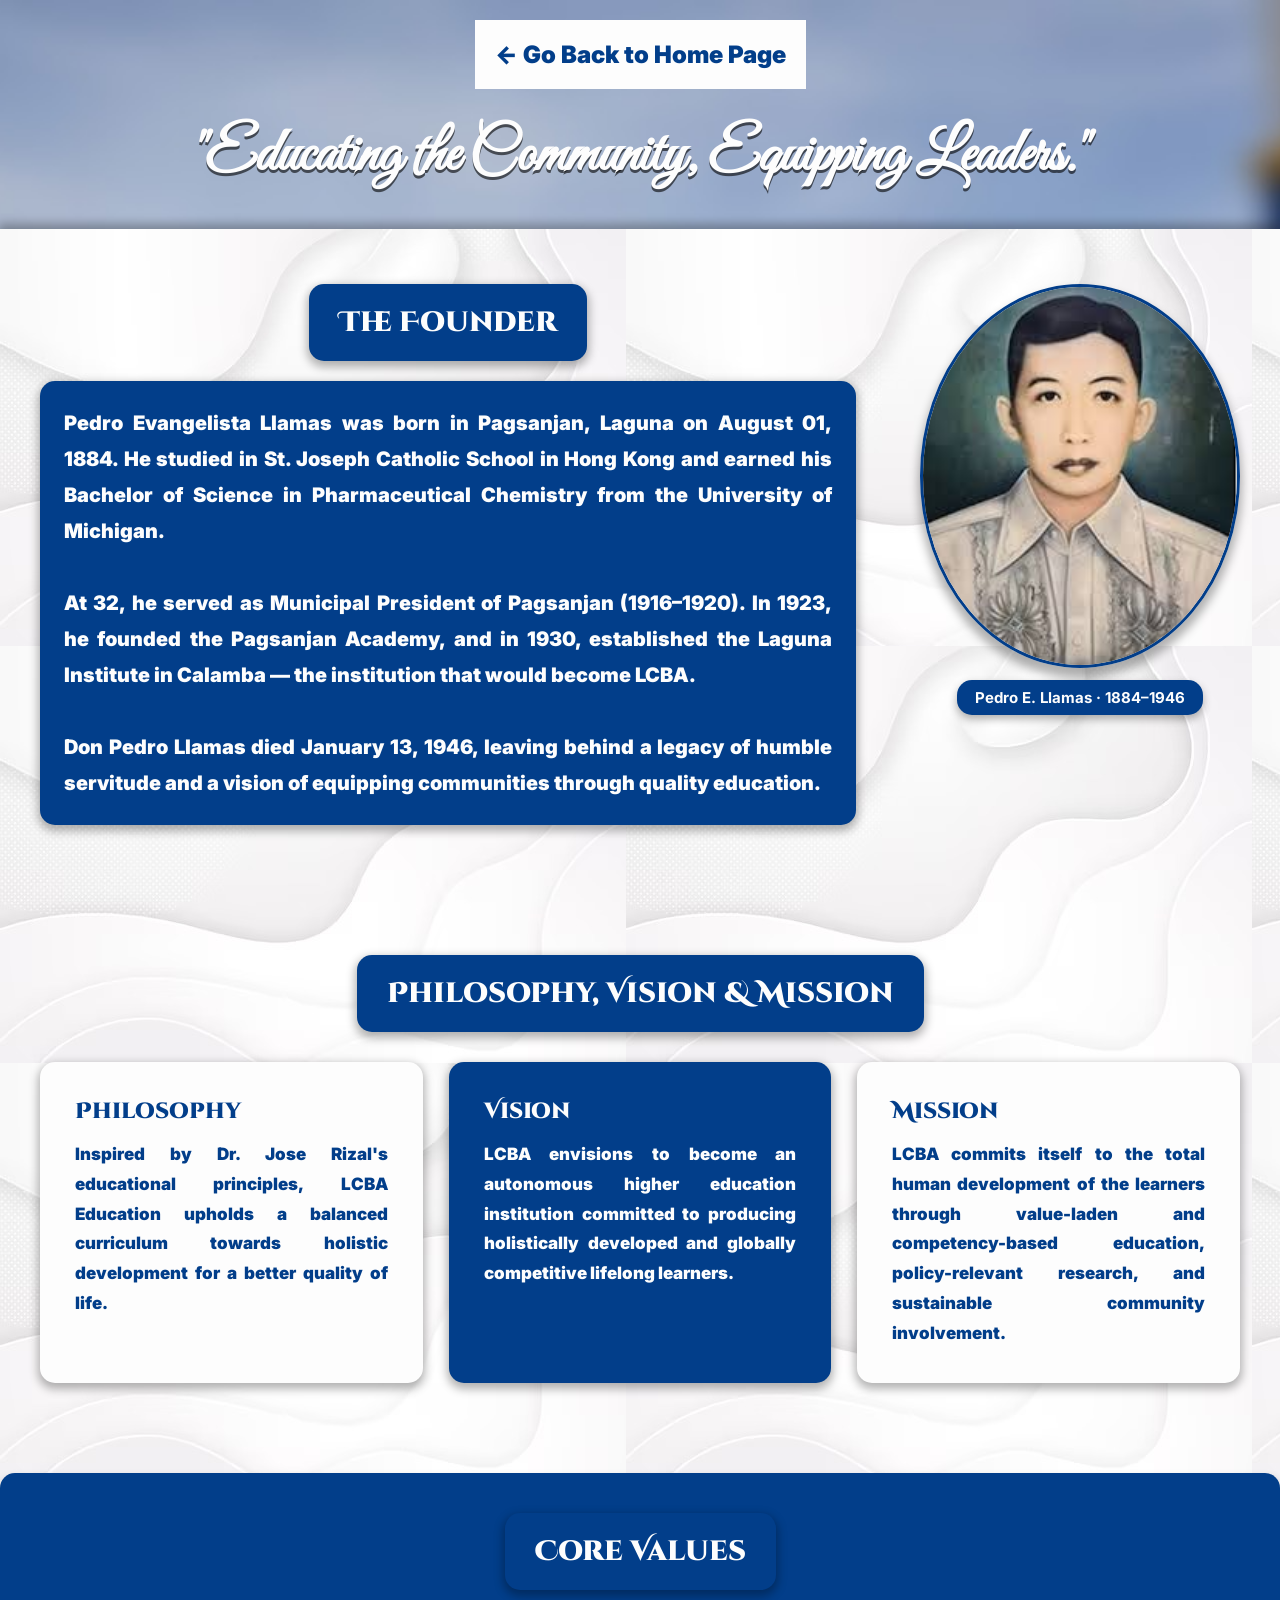
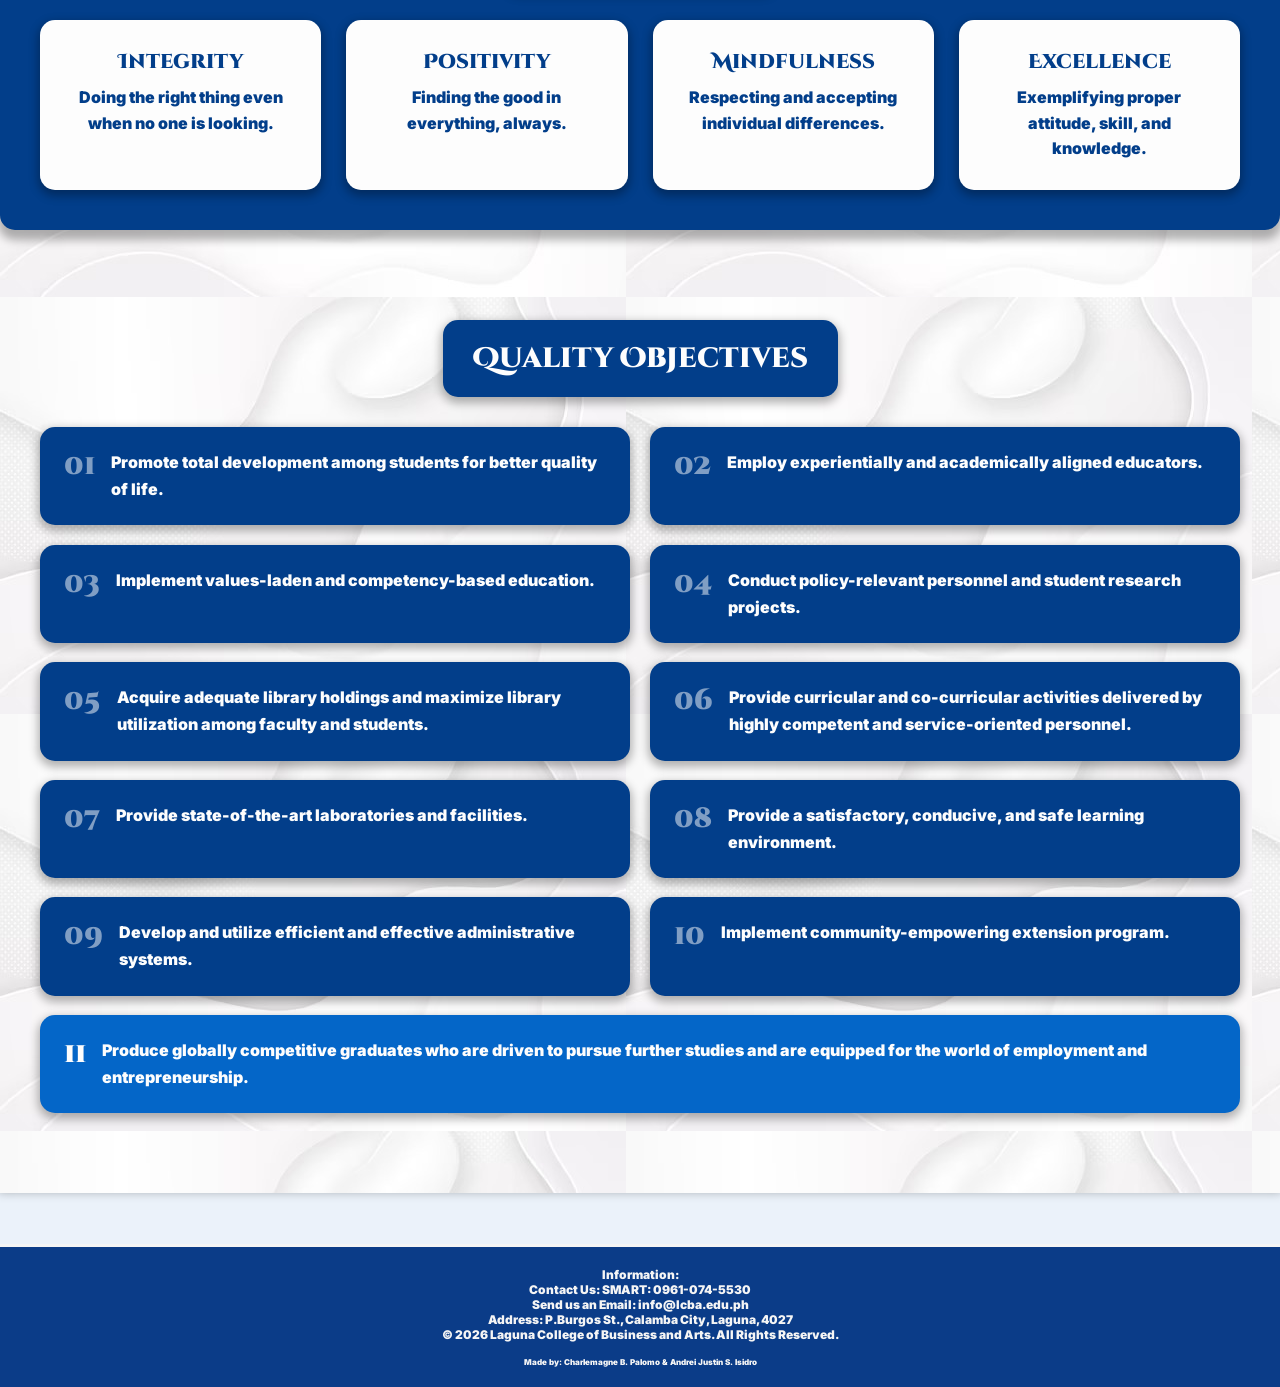
<file: about/about.html>
<!DOCTYPE html>
<html lang="en">
<head>
    <meta charset="UTF-8">
    <link rel="stylesheet" href="style.css">
    <link rel="shortcut icon" href="../assets/icon.ico" type="image/x-icon">
    <meta name="viewport" content="width=device-width, initial-scale=1.0">
    <link rel="preconnect" href="https://fonts.googleapis.com">
    <link href="https://fonts.googleapis.com/css2?family=Inter:ital,opsz,wght@0,14..32,100..900;1,14..32,100..900&family=Cinzel+Decorative:wght@400;700;900&family=Great+Vibes&display=swap" rel="stylesheet">
    <title>LCBA | About</title>
</head>
<body>

    <header class="header">
        <a href="../index.html"><button class="mainBtns">← Go Back to Home Page</button></a>
    </header>

    <p class="quote">"Educating the Community, Equipping Leaders."</p>

    <main class="mainContent">

        <section class="founderSec">
            <div class="founderContent">
                <p class="sectionLabel">The Founder</p>
                <p class="founderTxt">
                    Pedro Evangelista Llamas was born in Pagsanjan, Laguna on August 01, 1884. He studied in St. Joseph Catholic School in Hong Kong and earned his Bachelor of Science in Pharmaceutical Chemistry from the University of Michigan.
                    <br><br>
                    At 32, he served as Municipal President of Pagsanjan (1916–1920). In 1923, he founded the Pagsanjan Academy, and in 1930, established the Laguna Institute in Calamba — the institution that would become LCBA.
                    <br><br>
                    Don Pedro Llamas died January 13, 1946, leaving behind a legacy of humble servitude and a vision of equipping communities through quality education.
                </p>
            </div>
            <div class="founderImage">
                <img src="../assets/pedrollamas.jpg" alt="Pedro Evangelista Llamas">
                <p class="founderCaption">Pedro E. Llamas · 1884–1946</p>
            </div>
        </section>

        <section class="pvmSec">
            <p class="sectionLabel centered">Philosophy, Vision & Mission</p>
            <div class="pvmCards">
                <div class="pvmCard">
                    <p class="pvmCardHeader">Philosophy</p>
                    <p class="pvmCardTxt">Inspired by Dr. Jose Rizal's educational principles, LCBA Education upholds a balanced curriculum towards holistic development for a better quality of life.</p>
                </div>
                <div class="pvmCard featured">
                    <p class="pvmCardHeader">Vision</p>
                    <p class="pvmCardTxt">LCBA envisions to become an autonomous higher education institution committed to producing holistically developed and globally competitive lifelong learners.</p>
                </div>
                <div class="pvmCard">
                    <p class="pvmCardHeader">Mission</p>
                    <p class="pvmCardTxt">LCBA commits itself to the total human development of the learners through value-laden and competency-based education, policy-relevant research, and sustainable community involvement.</p>
                </div>
            </div>
        </section>

        <section class="valuesSec">
            <p class="sectionLabel centered">Core Values</p>
            <div class="valuesGrid">
                <div class="valueCard">
                    <p class="valueTitle">Integrity</p>
                    <p class="valueTxt">Doing the right thing even when no one is looking.</p>
                </div>
                <div class="valueCard">
                    <p class="valueTitle">Positivity</p>
                    <p class="valueTxt">Finding the good in everything, always.</p>
                </div>
                <div class="valueCard">
                    <p class="valueTitle">Mindfulness</p>
                    <p class="valueTxt">Respecting and accepting individual differences.</p>
                </div>
                <div class="valueCard">
                    <p class="valueTitle">Excellence</p>
                    <p class="valueTxt">Exemplifying proper attitude, skill, and knowledge.</p>
                </div>
            </div>
        </section>

        <section class="objSec">
            <p class="sectionLabel centered">Quality Objectives</p>
            <div class="objGrid">
                <div class="objCard"><span class="objNum">01</span><p>Promote total development among students for better quality of life.</p></div>
                <div class="objCard"><span class="objNum">02</span><p>Employ experientially and academically aligned educators.</p></div>
                <div class="objCard"><span class="objNum">03</span><p>Implement values-laden and competency-based education.</p></div>
                <div class="objCard"><span class="objNum">04</span><p>Conduct policy-relevant personnel and student research projects.</p></div>
                <div class="objCard"><span class="objNum">05</span><p>Acquire adequate library holdings and maximize library utilization among faculty and students.</p></div>
                <div class="objCard"><span class="objNum">06</span><p>Provide curricular and co-curricular activities delivered by highly competent and service-oriented personnel.</p></div>
                <div class="objCard"><span class="objNum">07</span><p>Provide state-of-the-art laboratories and facilities.</p></div>
                <div class="objCard"><span class="objNum">08</span><p>Provide a satisfactory, conducive, and safe learning environment.</p></div>
                <div class="objCard"><span class="objNum">09</span><p>Develop and utilize efficient and effective administrative systems.</p></div>
                <div class="objCard"><span class="objNum">10</span><p>Implement community-empowering extension program.</p></div>
                <div class="objCard full"><span class="objNum">11</span><p>Produce globally competitive graduates who are driven to pursue further studies and are equipped for the world of employment and entrepreneurship.</p></div>
            </div>
        </section>
    </main>

    <footer>
        <h4>Information:</h4>
        <h4>Contact Us: SMART: 0961-074-5530</h4>
        <h4>Send us an Email: info@lcba.edu.ph</h4>
        <h4>Address: P.Burgos St., Calamba City, Laguna, 4027</h4>
        <h4>© 2026 Laguna College of Business and Arts. All Rights Reserved.</h4>
        <br>
        <h6>Made by: Charlemagne B. Palomo & Andrei Justin S. Isidro </h6>
    </footer>
</body>
</html>
</file>
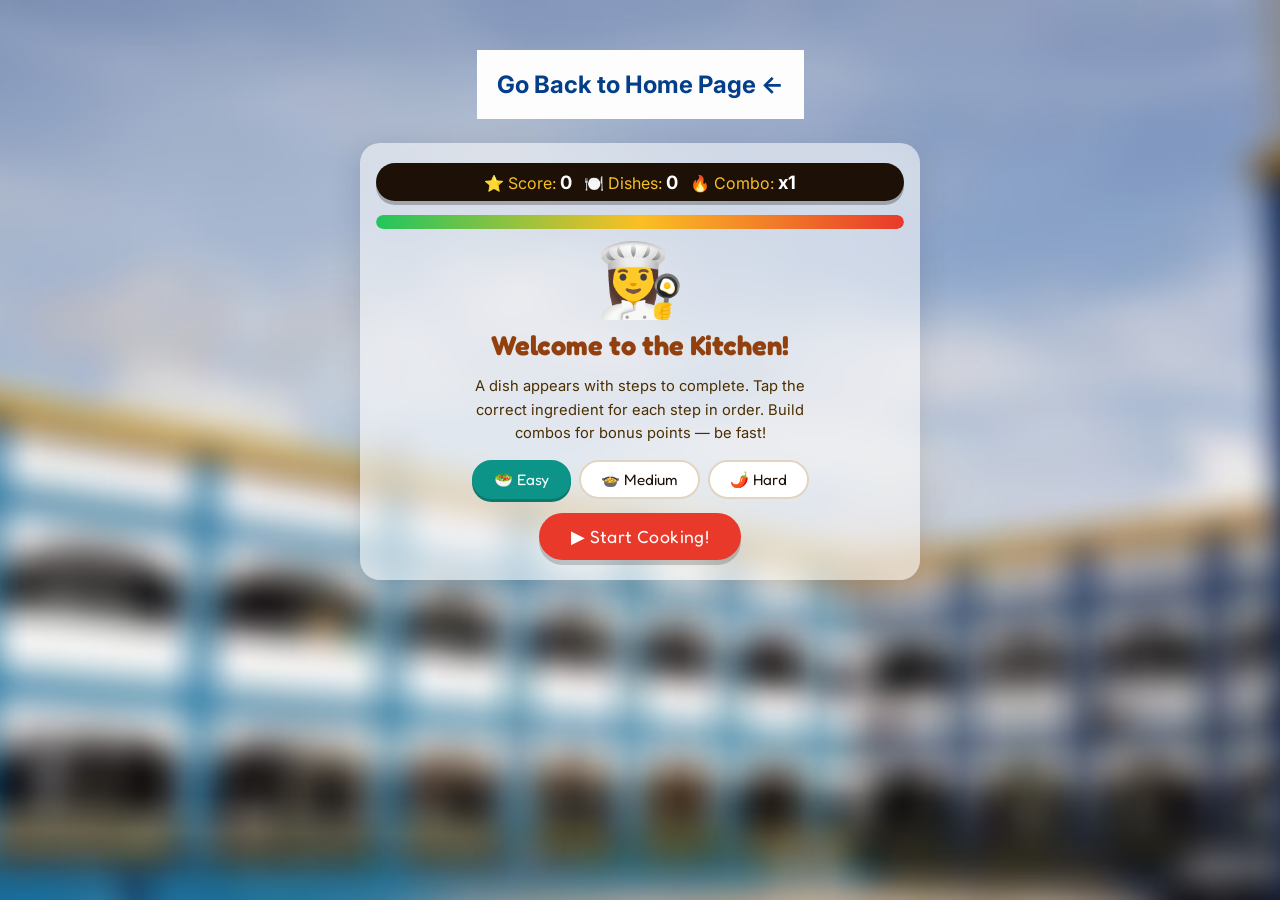
<file: game/game.html>
<!DOCTYPE html>
<html lang="en">
<head>
    <meta charset="UTF-8">
    <link rel="stylesheet" href="style.css">
    <link rel="shortcut icon" href="../assets/icon.ico" type="image/x-icon">
    <meta name="viewport" content="width=device-width, initial-scale=1.0">
    <title>LCBA | Game</title>
</head>
<body>
    <header class="header">
        <a href="../index.html"><button class="mainBtns">Go Back to Home Page <-</button></a>
    </header>

    <section id="kitchen-game">
        <div id="kg-scorebar">
            <span>⭐ Score: <strong id="kg-score">0</strong></span>
            <span>🍽️ Dishes: <strong id="kg-dishes">0</strong></span>
            <span>🔥 Combo: <strong id="kg-combo">x1</strong></span>
        </div>

        <div id="kg-timer-wrap">
            <div id="kg-timer-bar"></div>
        </div>

        <div class="kg-screen active" id="kg-start">
            <div class="kg-big-emoji">👩‍🍳</div>
            <h2>Welcome to the Kitchen!</h2>
            <p>A dish appears with steps to complete. Tap the correct ingredient for each step in order. Build combos for bonus points — be fast!</p>
            <div class="kg-diff-btns">
            <button class="kg-diff-btn sel" data-diff="easy">🥗 Easy</button>
            <button class="kg-diff-btn" data-diff="medium">🍲 Medium</button>
            <button class="kg-diff-btn" data-diff="hard">🌶️ Hard</button>
            </div>
            <button class="kg-btn kg-btn-start" id="kg-start-btn">▶ Start Cooking!</button>
        </div>

        <div class="kg-screen" id="kg-game">
            <div id="kg-dish-display">
            <div class="kg-label">📋 Today's Dish</div>
            <div id="kg-dish-emoji">🍳</div>
            <div id="kg-dish-name">Loading...</div>
            </div>

            <div id="kg-steps-area">
            <div class="kg-label">📝 Steps to Complete</div>
            <div id="kg-steps-list"></div>
            </div>

            <div id="kg-progress">Step 1 of 3 — Select the ingredient!</div>
            <div id="kg-feedback">Let's cook! 🎉</div>
            <div id="kg-combo-display"></div>

            <div class="kg-label" style="align-self:flex-start;">🧺 Tap the correct ingredient:</div>
            <div id="kg-grid"></div>
        </div>

        <div class="kg-screen" id="kg-over">
            <div id="kg-grade-box">🏆</div>
            <h2 id="kg-over-title">Time's Up!</h2>
            <div id="kg-final-score">0</div>
            <div class="kg-sub">Total Points</div>
            <div class="kg-stats">
            <div class="kg-stat-card"><div class="kg-val" id="kg-stat-dishes">0</div><div class="kg-key">Dishes Done</div></div>
            <div class="kg-stat-card"><div class="kg-val" id="kg-stat-correct">0</div><div class="kg-key">Correct Taps</div></div>
            <div class="kg-stat-card"><div class="kg-val" id="kg-stat-combo">0</div><div class="kg-key">Best Combo</div></div>
            </div>
            <div id="kg-grade-msg"></div>
            <div class="kg-btn-row">
            <button class="kg-btn kg-btn-retry" id="kg-retry-btn">🔄 Play Again</button>
            <button class="kg-btn kg-btn-menu" id="kg-menu-btn">🏠 Main Menu</button>
            </div>
        </div>

    </section>
    <script src="script.js"></script>
</body>
</html>
</file>
<file: about/style.css>
@import url('https://fonts.googleapis.com/css2?family=Inter:ital,opsz,wght@0,14..32,100..900;1,14..32,100..900&family=Cinzel+Decorative:wght@400;700;900&family=Great+Vibes&display=swap');

*
{
    margin: 0;
    padding: 0;
    box-sizing: border-box;
    font-family: 'Inter', sans-serif;
    font-weight: bolder;
}

body
{
    background-color: #EBF2FA;
    background-image: url(../assets/bgimage.jpg);
    background-size: cover;
    background-position: center top;
    background-repeat: no-repeat;
    background-attachment: fixed;
    width: 100%;
    max-width: 100%;
    overflow-x: hidden;
}

.header
{
    display: flex;
    justify-content: center;
    padding: 20px;
}

.mainBtns
{
    padding: clamp(10px, 2vw, 20px);
    font-size: clamp(14px, 2vw, 24px);
    background-color: #FDFDFD;
    border: none;
    font-weight: bolder;
    color: #023e8a;
    position: sticky;
    top: 0;
    cursor: pointer;
}

.mainBtns:hover
{
    color: #e0e0e0;
    background-color: #0466c8;
    transition: ease-in-out 0.2s;
}

.quote
{
    text-align: center;
    font-size: clamp(24px, 5vw, 60px);
    color: #FDFDFD;
    text-shadow: 0px 3px rgba(0,0,0,0.6);
    font-family: 'Great Vibes', cursive;
    padding: 10px 20px;
}

.mainContent
{
    background-image: url(../assets/contentbg.jpg);
    margin-top: 25px;
    padding-top: 15px;
    padding-bottom: 40px;
    box-shadow: 0px -3px 10px 2px rgba(0,0,0,0.3);
    display: flex;
    flex-direction: column;
    gap: 50px;
}

.sectionLabel
{
    font-family: 'Cinzel Decorative', serif;
    font-weight: bolder;
    text-align: center;
    max-width: fit-content;
    margin: 0 auto 0 auto;
    font-size: clamp(16px, 2.5vw, 28px);
    color: #FDFDFD;
    background-color: #023e8a;
    padding: clamp(12px, 2vw, 20px) clamp(16px, 3vw, 30px);
    border-radius: 15px;
    box-shadow: 0px 4px 10px 2px rgba(0,0,0,0.3);
    display: inline-block;
}

.sectionLabel.centered
{
    display: block;
    text-align: center;
    max-width: fit-content;
    margin: 0 auto 30px auto;
}

.founderSec
{
    display: flex;
    align-items: flex-start;
    justify-content: center;
    gap: clamp(30px, 5vw, 70px);
    padding: clamp(20px, 4vw, 40px);
    flex-wrap: wrap;
    max-width: 1650px;
    margin: 0 auto;
}

.founderContent
{
    flex: 1 1 400px;
    min-width: 0;
    display: flex;
    flex-direction: column;
    gap: 20px;
}

.founderTxt
{
    color: #FDFDFD;
    font-size: clamp(14px, 1.6vw, 20px);
    background-color: #023e8a;
    padding: clamp(16px, 2vw, 24px);
    border-radius: 15px;
    text-align: justify;
    line-height: 1.8;
    box-shadow: 0px 4px 10px 2px rgba(0,0,0,0.3);
}

.founderImage
{
    flex: 0 0 auto;
    display: flex;
    flex-direction: column;
    align-items: center;
    gap: 12px;
}

.founderImage img
{
    width: clamp(200px, 25vw, 380px);
    height: clamp(240px, 30vw, 450px);
    object-fit: cover;
    border-radius: 50%;
    border: 3px solid #023e8a;
    box-shadow: 0px 8px 10px 2px rgba(0,0,0,0.3);
}

.founderCaption
{
    color: #FDFDFD;
    background-color: #023e8a;
    padding: 8px 18px;
    border-radius: 15px;
    font-size: clamp(12px, 1.3vw, 15px);
    font-weight: bold;
    text-align: center;
    box-shadow: 0px 4px 8px rgba(0,0,0,0.3);
}

.pvmSec
{
    padding: clamp(20px, 4vw, 40px);
    max-width: 1650px;
    margin: 0 auto;
    width: 100%;
}

.pvmCards
{
    display: flex;
    gap: clamp(16px, 2vw, 30px);
    flex-wrap: wrap;
    justify-content: center;
}

.pvmCard
{
    flex: 1 1 280px;
    max-width: 500px;
    background-color: #FDFDFD;
    border-radius: 15px;
    padding: clamp(20px, 3vw, 35px);
    box-shadow: 0px 4px 10px 2px rgba(0,0,0,0.3);
    display: flex;
    flex-direction: column;
    gap: 14px;
}

.pvmCard.featured
{
    background-color: #023e8a;
}

.pvmCard.featured .pvmCardHeader,
.pvmCard.featured .pvmCardTxt
{
    color: #FDFDFD;
}

.pvmCardHeader
{
    font-family: 'Cinzel Decorative', serif;
    font-weight: bolder;
    font-size: clamp(16px, 2vw, 22px);
    color: #023e8a;
}

.pvmCardTxt
{
    font-size: clamp(13px, 1.4vw, 17px);
    color: #023e8a;
    line-height: 1.75;
    text-align: justify;
}

.valuesSec
{
    background-color: #023e8a;
    max-width: 1650px;
    margin: 0 auto;
    width: 100%;
    padding: clamp(20px, 4vw, 40px);
    border-radius: 15px;
    box-shadow: 0px 8px 10px 2px rgba(0,0,0,0.3);
}

.valuesGrid
{
    display: flex;
    gap: clamp(14px, 2vw, 25px);
    flex-wrap: wrap;
    justify-content: center;
}

.valueCard
{
    flex: 1 1 200px;
    max-width: 340px;
    background-color: #FDFDFD;
    border-radius: 15px;
    padding: clamp(16px, 2.5vw, 28px);
    box-shadow: 0px 4px 10px 2px rgba(0,0,0,0.3);
    display: flex;
    flex-direction: column;
    gap: 10px;
    text-align: center;
}

.valueTitle
{
    font-family: 'Cinzel Decorative', serif;
    font-size: clamp(14px, 1.8vw, 20px);
    font-weight: bolder;
    color: #023e8a;
}

.valueTxt
{
    font-size: clamp(13px, 1.3vw, 16px);
    color: #023e8a;
    line-height: 1.6;
}

.objSec
{
    padding: clamp(20px, 4vw, 40px);
    max-width: 1650px;
    margin: 0 auto;
    width: 100%;
}

.objGrid
{
    display: grid;
    grid-template-columns: repeat(2, 1fr);
    gap: clamp(12px, 1.5vw, 20px);
}

.objCard
{
    background-color: #023e8a;
    border-radius: 15px;
    padding: clamp(14px, 2vw, 22px) clamp(16px, 2vw, 24px);
    display: flex;
    align-items: flex-start;
    gap: 16px;
    box-shadow: 0px 4px 10px 2px rgba(0,0,0,0.3);
    color: #FDFDFD;
}

.objCard.full
{
    grid-column: 1 / -1;
    background-color: #0466c8;
}

.objNum
{
    font-family: 'Cinzel Decorative', serif;
    font-size: clamp(18px, 2.5vw, 28px);
    font-weight: 900;
    color: rgba(253, 253, 253, 0.5);
    flex-shrink: 0;
    line-height: 1.2;
}

.objCard.full .objNum
{
    color: #FDFDFD;
}

.objCard p
{
    font-size: clamp(13px, 1.3vw, 16px);
    line-height: 1.7;
    color: #FDFDFD;
}

footer {
  background-color: #0b3c88;
  border-top: 3px solid whitesmoke;
  color: whitesmoke;
  text-align: center;
  padding: 20px;
  margin-top: 4%;
  font-size: 12px;
}

@media (max-width: 1024px)
{
    .pvmCards
    {
        gap: 20px;
    }
    .valuesGrid
    {
        gap: 16px;
    }
    .objGrid
    {
        grid-template-columns: repeat(2, 1fr);
    }
}

@media (max-width: 768px)
{
    .header
    {
        flex-wrap: wrap;
    }
    .mainBtns
    {
        width: 100%;
        text-align: center;
    }
    .founderSec
    {
        flex-direction: column;
        align-items: center;
    }
    .founderContent
    {
        flex: unset;
        width: 100%;
    }
    .founderImage
    {
        width: 100%;
    }
    .pvmCard
    {
        max-width: 100%;
    }
    .valueCard
    {
        max-width: 100%;
    }
    .mainContent
    {
        gap: 30px;
    }
}

@media (max-width: 600px)
{
    .objGrid
    {
        grid-template-columns: 1fr;
    }
    .objCard.full
    {
        grid-column: 1;
    }
    .valuesGrid
    {
        flex-direction: column;
    }
    .pvmCards
    {
        flex-direction: column;
    }
    .founderImage img
    {
        width: 220px;
        height: 260px;
    }
    .mainContent
    {
        gap: 20px;
        padding-bottom: 30px;
    }
}

@media (max-width: 400px)
{
    .founderImage img
    {
        width: 180px;
        height: 215px;
    }
    .sectionLabel
    {
        font-size: 14px;
        padding: 10px 14px;
        border-radius: 10px;
    }
    .pvmCard,
    .valueCard,
    .objCard
    {
        border-radius: 10px;
    }
}
</file>
<file: game/style.css>
@import url('https://fonts.googleapis.com/css2?family=Cascadia+Mono:ital,wght@0,200..700;1,200..700&family=Inter:ital,opsz,wght@0,14..32,100..900;1,14..32,100..900&display=swap');
@import url('https://fonts.googleapis.com/css2?family=Cascadia+Mono:ital,wght@0,200..700;1,200..700&family=Cinzel+Decorative:wght@400;700;900&family=Great+Vibes&family=Inter:ital,opsz,wght@0,14..32,100..900;1,14..32,100..900&display=swap');
@import url('https://fonts.googleapis.com/css2?family=Fredoka+One&family=Nunito:wght@400;600;700;800&display=swap');

* {
    margin: 0;
    padding: 0;
    box-sizing: border-box;
    font-family: 'Inter', sans-serif;
}

body {
    background-color: #EBF2FA;
    background-image: url(../assets/bgimage.jpg);
    background-size: cover;
    background-position: center top;
    background-repeat: no-repeat;
    background-attachment: fixed;
    width: 100%;
    max-width: 100%;
    overflow-x: hidden;
}

.header {
    display: flex;
    justify-content: center;
    margin-top: clamp(20px, 4vw, 50px);
}

.mainBtns {
    padding: clamp(10px, 2vw, 20px);
    font-size: clamp(14px, 2vw, 24px);
    background-color: #FDFDFD;
    border: none;
    font-weight: bolder;
    color: #023e8a;
    position: sticky;
    top: 0;
}

.mainBtns:hover {
    color: #e0e0e0;
    background-color: #0466c8;
    transition: ease-in-out 0.2s;
    cursor: pointer;
}

#kitchen-game {
    font-family: 'Nunito', sans-serif;
    width: min(560px, 94vw);
    margin: 24px auto 40px;
    padding: 20px 16px;
    display: flex;
    flex-direction: column;
    align-items: center;
    gap: 14px;
    background: rgba(255, 255, 255, 0.55);
    backdrop-filter: blur(8px);
    -webkit-backdrop-filter: blur(8px);
    border-radius: 20px;
    box-shadow: 0 8px 32px rgba(0, 0, 0, 0.12);
}

#kg-scorebar {
    display: flex;
    gap: 12px;
    align-items: center;
    justify-content: center;
    flex-wrap: wrap;
    background: #1c1007;
    color: #fbbf24;
    font-family: 'Fredoka One', cursive;
    font-size: clamp(0.8rem, 2.5vw, 1rem);
    padding: 8px 20px;
    border-radius: 50px;
    width: 100%;
    box-shadow: 0 4px 0 rgba(0, 0, 0, 0.25);
}

#kg-scorebar strong {
    color: #fff;
    font-size: clamp(0.9rem, 3vw, 1.15rem);
}

#kg-timer-wrap {
    width: 100%;
    height: 14px;
    background: #e5e7eb;
    border-radius: 50px;
    overflow: hidden;
    box-shadow: inset 0 2px 4px rgba(0, 0, 0, 0.12);
}

#kg-timer-bar {
    height: 100%;
    width: 100%;
    background: linear-gradient(90deg, #22c55e, #fbbf24, #e8392b);
    border-radius: 50px;
    transition: width 0.2s linear;
}

.kg-screen {
    display: none;
    flex-direction: column;
    align-items: center;
    width: 100%;
    gap: 14px;
}

.kg-screen.active {
    display: flex;
}

#kg-start {
    text-align: center;
    align-items: center;
}

.kg-big-emoji {
    font-size: clamp(3rem, 10vw, 4.5rem);
    animation: kg-bounce 1.4s ease-in-out infinite;
    line-height: 1;
}

@keyframes kg-bounce {
    0%, 100% { transform: translateY(0); }
    50%       { transform: translateY(-10px); }
}

#kg-start h2 {
    font-family: 'Fredoka One', cursive;
    font-size: clamp(1.3rem, 4vw, 1.7rem);
    color: #92400e;
}

#kg-start p {
    font-size: clamp(0.82rem, 2.2vw, 0.92rem);
    color: #4b2e00;
    max-width: 380px;
    line-height: 1.6;
}

.kg-diff-btns {
    display: flex;
    gap: 8px;
    flex-wrap: wrap;
    justify-content: center;
    width: 100%;
    text-align: center;
}

.kg-diff-btn {
    background: #fff;
    border: 2.5px solid #e2d5c0;
    border-radius: 50px;
    padding: clamp(6px, 1.5vw, 8px) clamp(14px, 3vw, 20px);
    font-family: 'Fredoka One', cursive;
    font-size: clamp(0.85rem, 2.5vw, 0.95rem);
    cursor: pointer;
    color: #1c1007;
    transition: all 0.15s;
    white-space: nowrap;
}

.kg-diff-btn.sel,
.kg-diff-btn:hover {
    background: #0d9488;
    border-color: #0d9488;
    color: #fff;
    box-shadow: 0 3px 0 #0f766e;
}

#kg-dish-display {
    background: #fff;
    border: 3px solid #f97316;
    border-radius: 18px;
    padding: 12px 16px;
    width: 100%;
    text-align: center;
    box-shadow: 0 5px 0 rgba(194, 87, 0, 0.13);
}

#kg-dish-emoji {
    font-size: clamp(2rem, 7vw, 2.6rem);
    margin: 4px 0;
    line-height: 1;
}

#kg-dish-name {
    font-family: 'Fredoka One', cursive;
    font-size: clamp(1.2rem, 4vw, 1.6rem);
    color: #1c1007;
}

#kg-steps-area {
    background: #fffbf2;
    border: 2px solid #fde68a;
    border-radius: 14px;
    padding: 10px 14px;
    width: 100%;
}

#kg-steps-list {
    display: flex;
    flex-wrap: wrap;
    gap: 6px;
    margin-top: 6px;
}

.kg-step-tag {
    background: #0d9488;
    color: #fff;
    font-size: clamp(0.72rem, 2vw, 0.8rem);
    font-weight: 700;
    padding: 4px 10px;
    border-radius: 50px;
    display: flex;
    align-items: center;
    gap: 4px;
}

.kg-step-tag.done {
    background: #22c55e;
    text-decoration: line-through;
    opacity: 0.65;
}

.kg-label {
    font-size: 0.72rem;
    font-weight: 800;
    text-transform: uppercase;
    letter-spacing: 2px;
    color: #0d9488;
    margin-bottom: 2px;
}

#kg-dish-display .kg-label {
    color: #f97316;
}

#kg-progress {
    font-size: clamp(0.78rem, 2.2vw, 0.88rem);
    font-weight: 800;
    color: #78350f;
    text-align: center;
}

#kg-feedback {
    font-family: 'Fredoka One', cursive;
    font-size: clamp(1.1rem, 4vw, 1.35rem);
    min-height: 34px;
    color: #22c55e;
    text-align: center;
    transition: opacity 0.3s;
}

#kg-combo-display {
    font-size: clamp(0.8rem, 2.5vw, 0.9rem);
    font-weight: 800;
    color: #f97316;
    text-align: center;
    min-height: 20px;
}

#kg-grid {
    display: flex;
    flex-wrap: wrap;
    justify-content: center;
    gap: clamp(6px, 2vw, 9px);
    width: 100%;
}

.kg-ing-btn {
    width: calc(25% - 8px);
    min-width: 70px;
    max-width: 120px;
}

.kg-ing-btn {
    background: #fff;
    border: 2.5px solid #e2d5c0;
    border-radius: 13px;
    padding: clamp(7px, 2vw, 10px) 4px clamp(6px, 1.5vw, 8px);
    font-size: clamp(0.65rem, 1.8vw, 0.78rem);
    font-weight: 700;
    color: #1c1007;
    cursor: pointer;
    display: flex;
    flex-direction: column;
    align-items: center;
    gap: 3px;
    box-shadow: 0 3px 0 #d6c4a0;
    transition: transform 0.1s, box-shadow 0.1s;
    user-select: none;
    -webkit-tap-highlight-color: transparent;
    touch-action: manipulation;
    text-align: center;
    line-height: 1.2;
    word-break: break-word;
}

.kg-ing-btn:hover {
    transform: translateY(-2px);
    box-shadow: 0 5px 0 #d6c4a0;
}

.kg-ing-btn:active {
    transform: translateY(2px);
    box-shadow: 0 1px 0 #d6c4a0;
}

.kg-ing-btn .kg-em {
    font-size: clamp(1.4rem, 5vw, 1.8rem);
    line-height: 1;
}

.kg-ing-btn.correct {
    background: #dcfce7;
    border-color: #22c55e;
    box-shadow: 0 3px 0 #16a34a;
    animation: kg-pop 0.3s ease;
}

.kg-ing-btn.wrong {
    background: #fee2e2;
    border-color: #e8392b;
    animation: kg-shake 0.35s ease;
}

.kg-ing-btn.used {
    opacity: 0.3;
    pointer-events: none;
}

@keyframes kg-pop {
    0%   { transform: scale(1); }
    50%  { transform: scale(1.15); }
    100% { transform: scale(1); }
}

@keyframes kg-shake {
    0%, 100% { transform: translateX(0); }
    25%       { transform: translateX(-5px); }
    75%       { transform: translateX(5px); }
}

#kg-over {
    text-align: center;
    align-items: center;
}

#kg-grade-box {
    font-size: clamp(3rem, 10vw, 4rem);
    line-height: 1;
    animation: kg-bounce 1s ease-in-out infinite;
}

#kg-over h2 {
    font-family: 'Fredoka One', cursive;
    font-size: clamp(1.5rem, 5vw, 2rem);
    color: #e8392b;
    text-shadow: 2px 2px 0 #92400e;
}

#kg-final-score {
    font-family: 'Fredoka One', cursive;
    font-size: clamp(2.4rem, 8vw, 3.2rem);
    color: #1c1007;
    line-height: 1;
}

.kg-sub {
    font-size: 0.9rem;
    font-weight: 700;
    color: #78350f;
}

.kg-stats {
    display: flex;
    gap: 10px;
    justify-content: center;
    flex-wrap: wrap;
    width: 100%;
}

.kg-stat-card {
    background: #fff;
    border: 2px solid #fde68a;
    border-radius: 13px;
    padding: 8px 14px;
    box-shadow: 0 4px 0 #fde68a;
    flex: 1;
    min-width: 80px;
}

.kg-val {
    font-family: 'Fredoka One', cursive;
    font-size: clamp(1.2rem, 4vw, 1.5rem);
    color: #f97316;
}

.kg-key {
    font-size: clamp(0.65rem, 1.8vw, 0.75rem);
    font-weight: 800;
    color: #78350f;
    text-transform: uppercase;
    letter-spacing: 1px;
}

#kg-grade-msg {
    font-weight: 800;
    color: #78350f;
    font-size: clamp(0.85rem, 2.5vw, 0.95rem);
    padding: 0 8px;
}

.kg-btn-row {
    display: flex;
    gap: 10px;
    flex-wrap: wrap;
    justify-content: center;
    align-items: center;
    width: 100%;
    text-align: center;
}

.kg-btn {
    font-family: 'Fredoka One', cursive;
    font-size: clamp(0.95rem, 3vw, 1.1rem);
    padding: clamp(10px, 2.5vw, 13px) clamp(22px, 5vw, 32px);
    border: none;
    border-radius: 50px;
    cursor: pointer;
    box-shadow: 0 5px 0 rgba(0, 0, 0, 0.18);
    transition: transform 0.1s, box-shadow 0.1s;
    letter-spacing: 0.4px;
    -webkit-tap-highlight-color: transparent;
    touch-action: manipulation;
    white-space: nowrap;
}

.kg-btn:active {
    transform: translateY(3px);
    box-shadow: 0 2px 0 rgba(0, 0, 0, 0.18);
}

.kg-btn-start          { background: #e8392b; color: #fff; }
.kg-btn-start:hover    { background: #c0392b; }
.kg-btn-retry          { background: #f97316; color: #fff; }
.kg-btn-retry:hover    { background: #ea6c0a; }
.kg-btn-menu           { background: #6b7280; color: #fff; }
.kg-btn-menu:hover     { background: #4b5563; }

@media (max-width: 768px) {
    .header {
        flex-wrap: wrap;
    }

    .mainBtns {
        width: 100%;
    }

    #kitchen-game {
        width: 95vw;
        border-radius: 16px;
        padding: 16px 12px;
    }

    #kg-grid {
        justify-content: center;
    }
}

@media (max-width: 480px) {
    #kitchen-game {
        width: 100vw;
        border-radius: 0;
        margin: 8px auto;
        padding: 14px 10px;
    }

    #kg-grid {
        justify-content: center;
    }

    .kg-ing-btn {
        width: calc(33.33% - 8px);
    }

    .kg-diff-btns {
        gap: 6px;
    }

    .kg-diff-btn {
        flex: 1;
        text-align: center;
    }

    .kg-btn-row {
        flex-direction: column;
        width: 100%;
    }

    .kg-btn {
        width: 100%;
        text-align: center;
    }
}

@media (max-width: 340px) {
    .kg-ing-btn {
        width: calc(50% - 8px);
    }
}
</file>
